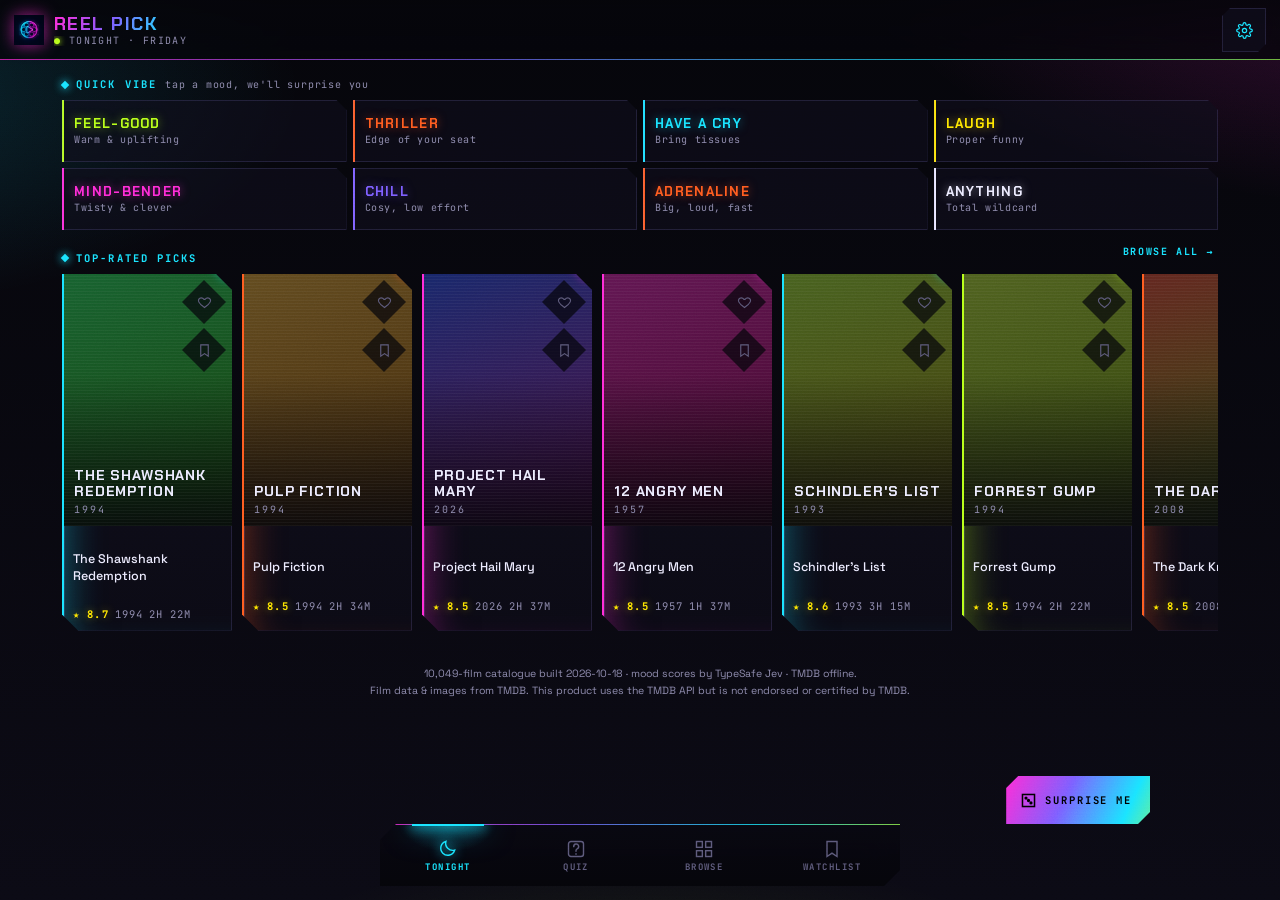
<file: index.html>
<!doctype html><html lang="en-GB"><head><meta charset="utf-8">
<meta name="viewport" content="width=device-width,initial-scale=1,viewport-fit=cover">
<meta name="theme-color" content="#05050a"><meta name="apple-mobile-web-app-capable" content="yes"><meta name="apple-mobile-web-app-status-bar-style" content="default"><meta name="mobile-web-app-capable" content="yes">
<link rel="icon" type="image/png" sizes="192x192" href="icon-192.png"><link rel="manifest" href="manifest.json"><link rel="apple-touch-icon" sizes="180x180" href="icon-180.png"><meta name="apple-mobile-web-app-title" content="REEL//PICK"><link rel="preconnect" href="https://api.themoviedb.org"><link rel="preconnect" href="https://image.tmdb.org">
<title>REEL//PICK · what shall we watch?</title><link rel="stylesheet" href="style.css"></head><body>
<svg width="0" height="0" style="position:absolute" aria-hidden="true">
 <symbol id="i-moon" viewBox="0 0 24 24"><path d="M20 14.5A8.5 8.5 0 0 1 9.5 4 8.5 8.5 0 1 0 20 14.5z"/></symbol>
 <symbol id="i-quiz" viewBox="0 0 24 24"><path d="M9.2 9a3 3 0 1 1 4.3 2.7c-.9.5-1.5 1.2-1.5 2.3v.5M12 18h.01"/><rect x="3" y="3" width="18" height="18" rx="3"/></symbol>
 <symbol id="i-grid" viewBox="0 0 24 24"><rect x="3" y="3" width="7" height="7"/><rect x="14" y="3" width="7" height="7"/><rect x="3" y="14" width="7" height="7"/><rect x="14" y="14" width="7" height="7"/></symbol>
 <symbol id="i-pin" viewBox="0 0 24 24"><path d="M6 3h12v18l-6-4-6 4z"/></symbol>
 <symbol id="i-gear" viewBox="0 0 24 24"><circle cx="12" cy="12" r="3"/><path d="M19.4 15a1.7 1.7 0 0 0 .3 1.8l.1.1a2 2 0 1 1-2.8 2.8l-.1-.1a1.7 1.7 0 0 0-1.8-.3 1.7 1.7 0 0 0-1 1.5V21a2 2 0 1 1-4 0v-.1a1.7 1.7 0 0 0-1.1-1.5 1.7 1.7 0 0 0-1.8.3l-.1.1a2 2 0 1 1-2.8-2.8l.1-.1a1.7 1.7 0 0 0 .3-1.8 1.7 1.7 0 0 0-1.5-1H3a2 2 0 1 1 0-4h.1a1.7 1.7 0 0 0 1.5-1.1 1.7 1.7 0 0 0-.3-1.8l-.1-.1a2 2 0 1 1 2.8-2.8l.1.1a1.7 1.7 0 0 0 1.8.3H9a1.7 1.7 0 0 0 1-1.5V3a2 2 0 1 1 4 0v.1a1.7 1.7 0 0 0 1 1.5 1.7 1.7 0 0 0 1.8-.3l.1-.1a2 2 0 1 1 2.8 2.8l-.1.1a1.7 1.7 0 0 0-.3 1.8V9a1.7 1.7 0 0 0 1.5 1H21a2 2 0 1 1 0 4h-.1a1.7 1.7 0 0 0-1.5 1z"/></symbol>
 <symbol id="i-dice" viewBox="0 0 24 24"><rect x="3.5" y="3.5" width="17" height="17"/><circle cx="8.5" cy="8.5" r="1.2" fill="currentColor"/><circle cx="15.5" cy="15.5" r="1.2" fill="currentColor"/><circle cx="12" cy="12" r="1.2" fill="currentColor"/></symbol>
 <symbol id="i-ext" viewBox="0 0 24 24"><path d="M14 4h6v6M20 4l-9 9M18 14v5a1 1 0 0 1-1 1H5a1 1 0 0 1-1-1V7a1 1 0 0 1 1-1h5"/></symbol>
 <symbol id="i-filter" viewBox="0 0 24 24"><path d="M3 5h18M6 12h12M10 19h4"/></symbol>
</svg>
<header class="top"><div class="brand"><img src="icon-192.png" alt="" width="34" height="34"><div><h1 id="title">Reel Pick</h1><p id="sub" class="sub">what shall we watch?</p></div></div>
<button id="settingsBtn" class="iconbtn" aria-label="Settings"><svg><use href="#i-gear"/></svg></button></header>
<main id="main">
  <section id="view-tonight" class="view active">
    <h2 class="h2">Quick vibe <span class="muted">tap a mood, we'll surprise you</span></h2>
    <div id="quickMoods" class="mood-grid"></div>
    <div class="row-head"><h2 class="h2">Top-rated picks</h2><button class="link" data-goto="browse">Browse all →</button></div>
    <div id="tonightRow" class="hscroll"></div>
  </section>

  <section id="view-quiz" class="view"><div id="quiz" class="quiz panel"></div></section>

  <section id="view-browse" class="view">
    <div class="sticky searchwrap"><input type="search" id="q" class="search" placeholder="Search any film…" autocomplete="off" aria-label="Search films"></div>
    <div class="browse-layout">
      <aside class="filters panel" id="filters">
        <div class="filters-head"><h2 class="h2">Filters</h2><span><button class="link" id="resetFilters">Reset</button> <button class="btn sm mobile-only" id="closeFilters">Done</button></span></div>
        <div class="fgroup"><h3>Source</h3><div class="chips wrap" id="srcChips"><button class="chip" data-src="cat" aria-pressed="true">Scored catalogue</button><button class="chip" data-src="live" aria-pressed="false">All of TMDB · live</button></div></div>
        <div class="fgroup"><h3>Mood</h3><div class="chips wrap" id="fMood"></div></div>
        <div class="fgroup"><h3>Feel <small>drag to set · catalogue only</small></h3><div id="fDims" class="dims"></div></div>
        <div class="fgroup"><h3>Content</h3><div class="chips wrap" id="fFlags"></div></div>
        <div class="fgroup"><h3>Genre <small>any of · this search</small></h3><div class="chips wrap" id="fGenre"></div></div>
        <div class="fgroup" id="fPlexGroup" hidden><h3>Plex <small>your server</small></h3><div id="fPlex"></div></div>
        <div class="fgroup"><h3>Never show <small>saved · tap to exclude</small></h3><div id="fGenrePrefs"></div></div>
        <div class="fgroup"><h3>Runtime</h3><div class="chips wrap" id="fRuntime"></div></div>
        <div class="fgroup"><h3>Era</h3><div class="chips wrap" id="fDecade"></div>
          <div class="range2"><label>From <input type="number" id="yFrom" min="1920" max="2027"></label><label>To <input type="number" id="yTo" min="1920" max="2027"></label></div></div>
        <div class="fgroup"><h3>Min weighted rating <output id="ratingOut">any</output></h3><input type="range" id="minRating" min="6" max="9" step="0.1" value="6" aria-label="Minimum rating"></div>
        <label class="tog"><span>Hide films I've marked seen</span><input type="checkbox" id="hideSeen" checked></label>
      </aside>
      <div class="results-wrap">
        <div class="results-bar">
          <button class="chip mobile-only" id="toggleFilters" aria-pressed="false">Filters</button>
          <span id="resultCount" class="rcount"></span>
          <select id="sort" aria-label="Sort"><option value="match">Best match</option><option value="rating">Highest rated</option><option value="new">Newest</option><option value="old">Oldest</option><option value="short">Shortest</option><option value="az">A–Z</option></select>
        </div>
        <div id="activeChips" class="chips wrap active-chips"></div>
        <div id="results" class="grid"></div>
        <button id="loadMore" class="btn" hidden>Load more</button>
      </div>
    </div>
  </section>

  <section id="view-saved" class="view">
        <p id="savedInfo" class="muted"></p>
    <div id="savedGrid" class="grid"></div>
  </section>
  <footer class="foot muted tiny" id="foot"></footer>
</main>

<div id="modal" class="modal" hidden><div class="modal-backdrop" data-close></div>
  <div class="modal-card" role="dialog" aria-modal="true" aria-labelledby="sheetTitle"><div class="sheet-bar"><span class="grab" aria-hidden="true"></span><span id="sheetTitle" class="sheet-title"></span><button id="sheetClose" class="sheet-close" data-close aria-label="Close">Close</button></div><div id="modalBody"></div></div></div>
<button id="fab" class="fab" aria-label="Surprise me"><svg><use href="#i-dice"/></svg><span>Surprise me</span></button>
<div id="toast" class="toast" role="status"></div>
<nav class="tabs" aria-label="Sections">
 <button data-view="tonight" class="active"><svg><use href="#i-moon"/></svg><span>Tonight</span></button>
 <button data-view="quiz"><svg><use href="#i-quiz"/></svg><span>Quiz</span></button>
 <button data-view="browse"><svg><use href="#i-grid"/></svg><span>Browse</span></button>
 <button data-view="saved"><svg><use href="#i-pin"/></svg><span>Watchlist</span><span id="savedCount" class="nbadge" hidden></span></button>
</nav>
<script src="config.js"></script>
<script src="data.js"></script>
<script src="rules.js"></script>
<script src="reco.js"></script>
<script src="tmdb.js"></script>
<script src="plex.js"></script>
<script src="app.js"></script>
</body></html>
</file>
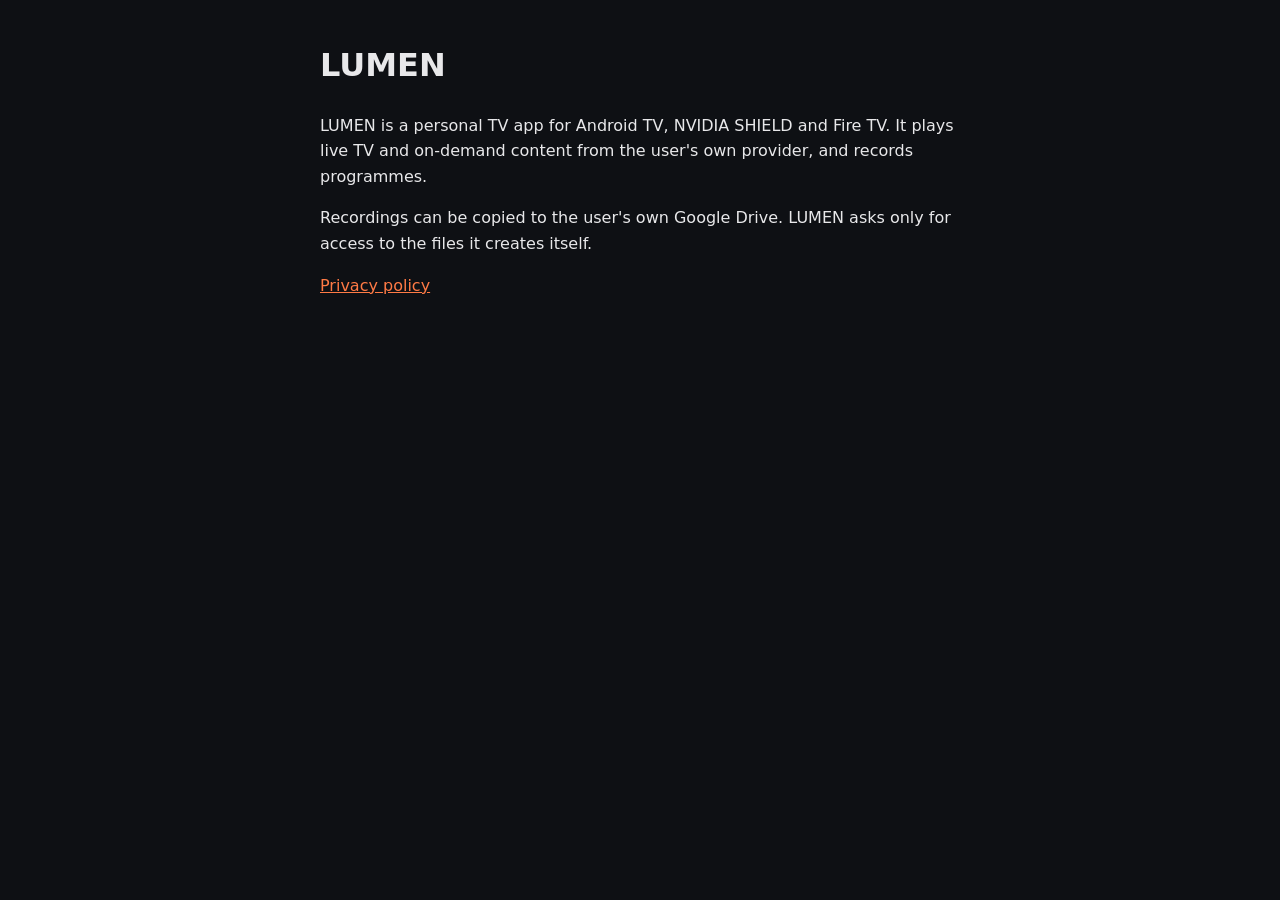
<file: lumen/index.html>
<!doctype html>
<html lang="en"><head><meta charset="utf-8"><meta name="viewport" content="width=device-width,initial-scale=1">
<title>LUMEN</title>
<style>body{font:16px/1.6 system-ui,sans-serif;max-width:640px;margin:40px auto;padding:0 16px;background:#0e1014;color:#e8e8ea}a{color:#ff7a45}</style></head>
<body>
<h1>LUMEN</h1>
<p>LUMEN is a personal TV app for Android TV, NVIDIA SHIELD and Fire TV. It plays live TV and on-demand content from the user's own provider, and records programmes.</p>
<p>Recordings can be copied to the user's own Google Drive. LUMEN asks only for access to the files it creates itself.</p>
<p><a href="privacy.html">Privacy policy</a></p>
</body></html>
</file>
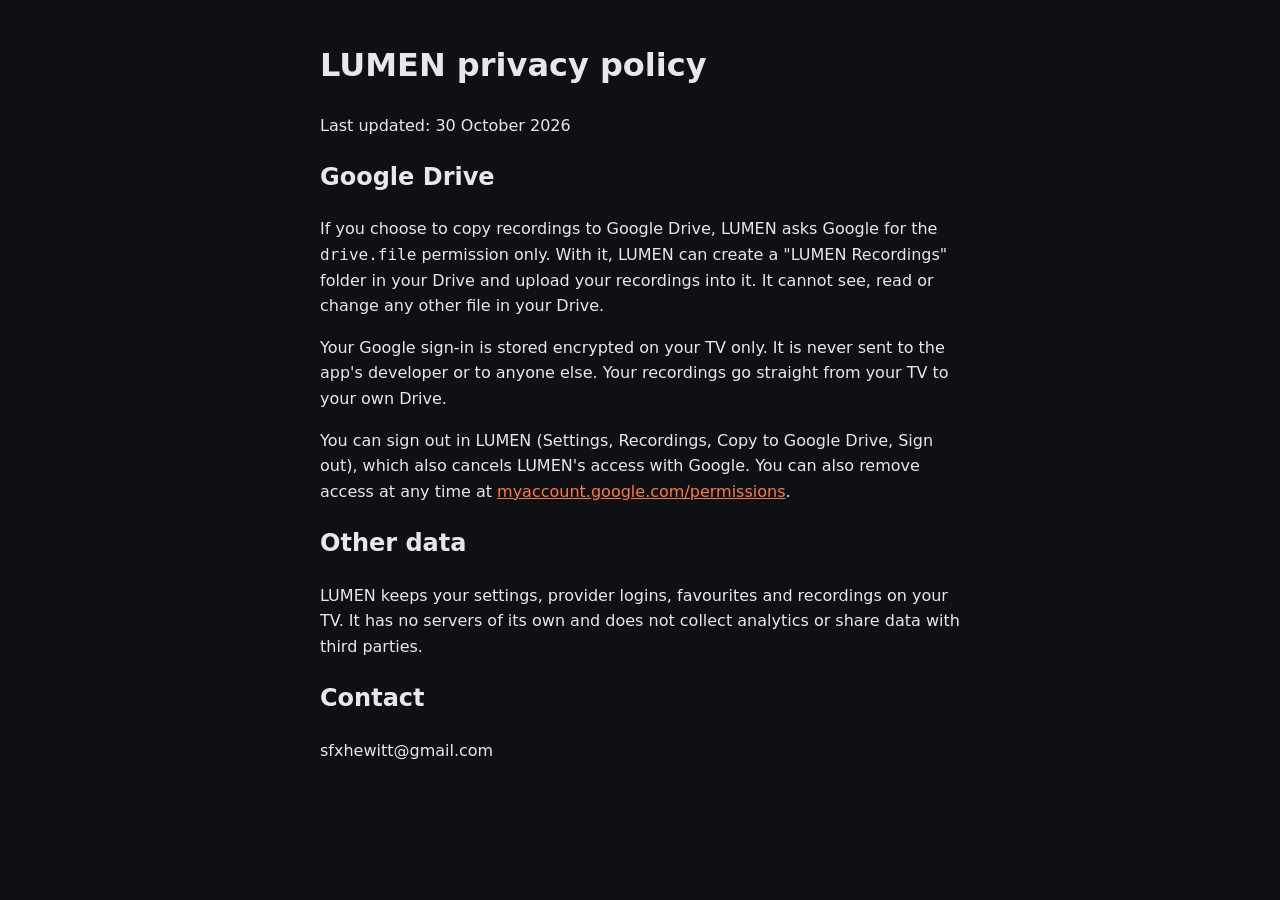
<file: lumen/privacy.html>
<!doctype html>
<html lang="en"><head><meta charset="utf-8"><meta name="viewport" content="width=device-width,initial-scale=1">
<title>LUMEN privacy policy</title>
<style>body{font:16px/1.6 system-ui,sans-serif;max-width:640px;margin:40px auto;padding:0 16px;background:#0e1014;color:#e8e8ea}a{color:#ff7a45}</style></head>
<body>
<h1>LUMEN privacy policy</h1>
<p>Last updated: 30 October 2026</p>
<h2>Google Drive</h2>
<p>If you choose to copy recordings to Google Drive, LUMEN asks Google for the <code>drive.file</code> permission only. With it, LUMEN can create a "LUMEN Recordings" folder in your Drive and upload your recordings into it. It cannot see, read or change any other file in your Drive.</p>
<p>Your Google sign-in is stored encrypted on your TV only. It is never sent to the app's developer or to anyone else. Your recordings go straight from your TV to your own Drive.</p>
<p>You can sign out in LUMEN (Settings, Recordings, Copy to Google Drive, Sign out), which also cancels LUMEN's access with Google. You can also remove access at any time at <a href="https://myaccount.google.com/permissions">myaccount.google.com/permissions</a>.</p>
<h2>Other data</h2>
<p>LUMEN keeps your settings, provider logins, favourites and recordings on your TV. It has no servers of its own and does not collect analytics or share data with third parties.</p>
<h2>Contact</h2>
<p>sfxhewitt@gmail.com</p>
</body></html>
</file>
<file: style.css>
/* ===== REEL//PICK on the TCG//SCAN theme: neon HUD + holo foil (base copied verbatim from tcg-stock-finder/frontend/style.css) ===== */
@font-face{font-family:Mono;src:url(fonts/jetbrains-mono-latin-400-normal.woff2) format("woff2");font-weight:400;font-display:swap}
@font-face{font-family:Mono;src:url(fonts/jetbrains-mono-latin-700-normal.woff2) format("woff2");font-weight:700;font-display:swap}
@font-face{font-family:Disp;src:url(fonts/chakra-petch-latin-500-normal.woff2) format("woff2");font-weight:500;font-display:swap}
@font-face{font-family:Disp;src:url(fonts/chakra-petch-latin-700-normal.woff2) format("woff2");font-weight:700;font-display:swap}
@font-face{font-family:Body;src:url(fonts/space-grotesk-latin-400-normal.woff2) format("woff2");font-weight:400;font-display:swap}
@font-face{font-family:Body;src:url(fonts/space-grotesk-latin-500-normal.woff2) format("woff2");font-weight:500 700;font-display:swap}
:root{
 --void:#05050a;--deep:#0b0a14;--plate:#0f0e1b;--line:rgba(160,150,255,.14);--txt:#ecebff;--mut:#8a87a8;--dim:#5b5878;
 /* energy types */
 --grass:#b6ff1a;   /* fair price */
 --psychic:#ff2bd6; /* overpriced */
 --water:#19e3ff;   /* info / links / active */
 --electric:#ffe600;/* stock / buy */
 --fire:#ff5a1f;    /* hot / blocked */
 --holo:linear-gradient(115deg,#ff2bd6 0%,#7a5cff 18%,#19e3ff 36%,#b6ff1a 54%,#ffe600 70%,#ff5a1f 86%,#ff2bd6 100%);
 --cut:10px;--top:env(safe-area-inset-top,0px);--bot:env(safe-area-inset-bottom,0px);--navh:62px;
 --mono:Mono,ui-monospace,"SF Mono",Menlo,monospace;--disp:Disp,"Arial Narrow",system-ui,sans-serif;--body:Body,system-ui,-apple-system,sans-serif}
*{box-sizing:border-box;-webkit-tap-highlight-color:transparent}html{-webkit-text-size-adjust:100%}
body{margin:0;background:var(--void);color:var(--txt);font:400 13.5px/1.5 var(--body);overflow-x:hidden;min-height:100dvh;
 padding-bottom:calc(var(--navh) + var(--bot) + 80px);
 background-image:radial-gradient(60% 40% at 110% -5%,rgba(255,43,214,.20),transparent 70%),radial-gradient(55% 35% at -15% 10%,rgba(25,227,255,.16),transparent 70%),radial-gradient(50% 30% at 50% 115%,rgba(182,255,26,.10),transparent 70%),linear-gradient(var(--void),var(--deep));background-attachment:fixed}
/* scanlines + grain */
body::before{content:"";position:fixed;inset:0;pointer-events:none;z-index:100;opacity:.55;mix-blend-mode:overlay;
 background:repeating-linear-gradient(0deg,rgba(255,255,255,.035) 0 1px,transparent 1px 3px),url("data:image/svg+xml,%3Csvg xmlns='http://www.w3.org/2000/svg' width='160' height='160'%3E%3Cfilter id='n'%3E%3CfeTurbulence type='fractalNoise' baseFrequency='.9' numOctaves='2' stitchTiles='stitch'/%3E%3CfeColorMatrix values='0 0 0 0 1 0 0 0 0 1 0 0 0 0 1 0 0 0 .5 0'/%3E%3C/filter%3E%3Crect width='100%25' height='100%25' filter='url(%23n)' opacity='.35'/%3E%3C/svg%3E")}
/* perspective grid floor */
body::after{content:"";position:fixed;left:-20%;right:-20%;bottom:-10vh;height:45vh;pointer-events:none;z-index:-1;opacity:.35;
 background:linear-gradient(transparent 0,var(--void) 95%),repeating-linear-gradient(90deg,rgba(122,92,255,.35) 0 1px,transparent 1px 48px),repeating-linear-gradient(0deg,rgba(122,92,255,.35) 0 1px,transparent 1px 48px);
 transform:perspective(300px) rotateX(62deg);transform-origin:bottom}
svg{width:20px;height:20px;fill:none;stroke:currentColor;stroke-width:1.7;stroke-linecap:square;stroke-linejoin:miter;flex:none}
button{font:inherit;color:inherit}a{color:var(--water);text-decoration:none}
::selection{background:var(--psychic);color:#000}
.cut{clip-path:polygon(var(--cut) 0,100% 0,100% calc(100% - var(--cut)),calc(100% - var(--cut)) 100%,0 100%,0 var(--cut))}

/* ---------- header ---------- */
.top{position:sticky;top:0;z-index:20;display:flex;align-items:center;justify-content:space-between;gap:12px;
 padding:calc(8px + var(--top)) max(14px,env(safe-area-inset-right)) 8px max(14px,env(safe-area-inset-left));
 background:linear-gradient(rgba(5,5,10,.92),rgba(5,5,10,.78));backdrop-filter:blur(14px) saturate(1.5);-webkit-backdrop-filter:blur(14px) saturate(1.5)}
.top::after{content:"";position:absolute;left:0;right:0;bottom:0;height:1px;background:var(--holo);opacity:.7;background-size:200% 100%;animation:slide 8s linear infinite}
.brand{display:flex;align-items:center;gap:10px;min-width:0}.brand img{width:30px;height:30px;filter:drop-shadow(0 0 8px rgba(255,43,214,.6))}
h1{margin:0;font:700 18px/1 var(--disp);letter-spacing:.08em;text-transform:uppercase;background:var(--holo);background-size:250% 100%;-webkit-background-clip:text;background-clip:text;color:transparent;animation:slide 10s linear infinite}
.sub{margin:3px 0 0;font:400 10px/1 var(--mono);letter-spacing:.14em;text-transform:uppercase;color:var(--mut);white-space:nowrap;overflow:hidden;text-overflow:ellipsis}
.sub::before{content:"● ";color:var(--grass);text-shadow:0 0 6px var(--grass);animation:blink 2.4s steps(2) infinite}
.iconbtn{position:relative;width:44px;height:44px;border:1px solid var(--line);background:rgba(15,14,27,.7);display:grid;place-items:center;cursor:pointer;clip-path:polygon(8px 0,100% 0,100% calc(100% - 8px),calc(100% - 8px) 100%,0 100%,0 8px);color:var(--water)}

main{width:100%;max-width:620px;margin:0 auto;padding:0 max(12px,env(safe-area-inset-left)) 0 max(12px,env(safe-area-inset-right));transition:transform .2s}
@keyframes boot{0%{opacity:0;transform:translateY(8px);filter:blur(3px)}60%{opacity:1;filter:blur(0)}100%{transform:none}}
@keyframes slide{to{background-position:250% 0}}@keyframes blink{50%{opacity:.25}}
/* ---------- chips: angular segmented HUD ---------- */
.sticky{position:sticky;top:calc(58px + var(--top));z-index:10;margin:0 -12px;padding:10px 12px;background:linear-gradient(var(--void) 70%,transparent)}
.chips{display:flex;gap:6px;overflow-x:auto;scrollbar-width:none}.chips::-webkit-scrollbar{display:none}
.chip{flex:none;min-height:44px;padding:0 14px;border:1px solid var(--line);background:rgba(15,14,27,.75);color:var(--mut);cursor:pointer;
 font:700 10.5px/1 var(--mono);letter-spacing:.14em;text-transform:uppercase;clip-path:polygon(8px 0,100% 0,calc(100% - 8px) 100%,0 100%);padding-inline:18px;transition:color .15s,background .15s,transform .1s}
.chip[aria-pressed=true]{color:#000;background:var(--water);border-color:var(--water);box-shadow:0 0 18px rgba(25,227,255,.5)}
.chip:active{transform:translateY(1px)}
/* ---------- summary HUD ---------- */
.summary{display:grid;grid-template-columns:repeat(3,1fr);gap:6px;margin:4px 0 14px}
.stat{position:relative;padding:10px 10px 9px;background:rgba(15,14,27,.6);border:1px solid var(--line);clip-path:polygon(0 0,calc(100% - 9px) 0,100% 9px,100% 100%,0 100%)}
.stat b{display:block;font:700 20px/1.1 var(--mono);color:var(--grass);text-shadow:0 0 12px rgba(182,255,26,.55)}
.stat:nth-child(2) b{color:var(--water);text-shadow:0 0 12px rgba(25,227,255,.55)}.stat:nth-child(3) b{color:var(--electric);text-shadow:0 0 12px rgba(255,230,0,.45)}
.stat span{font:400 9.5px/1.2 var(--mono);letter-spacing:.14em;text-transform:uppercase;color:var(--mut)}
.stat::after{content:"";position:absolute;left:0;top:0;width:18px;height:1px;background:currentColor;color:var(--water)}
.grid{display:grid;gap:10px}
.deal{--c:var(--grass);position:relative;display:grid;gap:9px;padding:13px 13px 12px 15px;
 background:linear-gradient(135deg,rgba(255,255,255,.035),transparent 40%) ,linear-gradient(var(--plate),var(--deep));
 clip-path:polygon(0 0,calc(100% - 16px) 0,100% 16px,100% 100%,16px 100%,0 calc(100% - 16px));
 border-left:2px solid var(--c);box-shadow:inset 0 0 0 1px var(--line),inset 30px 0 40px -30px color-mix(in srgb,var(--c) 40%,transparent)}
.deal.over{--c:var(--psychic);opacity:.86}
.deal.over .t{color:#cfc9e6}
.deal::after{content:"";position:absolute;right:0;top:0;width:23px;height:1.5px;background:var(--c);transform-origin:right;transform:rotate(45deg) translate(1px,7px);box-shadow:0 0 8px var(--c)}
.deal .t{font:500 13.5px/1.35 var(--body);display:-webkit-box;-webkit-line-clamp:2;-webkit-box-orient:vertical;overflow:hidden;padding-right:10px}
.meta{display:flex;flex-wrap:wrap;gap:6px;align-items:center;font:400 10.5px/1.2 var(--mono);letter-spacing:.1em;text-transform:uppercase;color:var(--mut)}
.badge{display:inline-flex;align-items:center;gap:5px;height:20px;padding:0 7px;font:700 9.5px/1 var(--mono);letter-spacing:.12em;text-transform:uppercase;color:var(--mut);border:1px solid var(--line);background:rgba(255,255,255,.02)}
.badge.ok{color:var(--grass);border-color:rgba(182,255,26,.4);background:rgba(182,255,26,.07);text-shadow:0 0 8px rgba(182,255,26,.6)}
.badge.bad{color:var(--psychic);border-color:rgba(255,43,214,.45);background:rgba(255,43,214,.08);text-shadow:0 0 8px rgba(255,43,214,.6)}
.badge.warn{color:var(--electric);border-color:rgba(255,230,0,.35);background:rgba(255,230,0,.06)}
.badge.ok::before,.badge.bad::before,.badge.warn::before{content:"";width:5px;height:5px;background:currentColor;box-shadow:0 0 6px currentColor}
.prow{display:flex;align-items:flex-end;justify-content:space-between;gap:10px}
.price{font:700 22px/1 var(--mono);letter-spacing:-.02em;color:#fff}
.pct{margin-top:4px;font:700 10.5px/1 var(--mono);letter-spacing:.08em}.pct.ok{color:var(--grass);text-shadow:0 0 8px rgba(182,255,26,.7)}.pct.bad{color:var(--psychic);text-shadow:0 0 8px rgba(255,43,214,.7)}
.capline{font:400 10.5px/1.6 var(--mono);letter-spacing:.06em;color:var(--mut);text-align:right;text-transform:uppercase}.capline b{color:var(--txt)}
.buy{position:relative;display:flex;align-items:center;justify-content:center;gap:8px;min-height:44px;font:700 11px/1 var(--mono);letter-spacing:.18em;text-transform:uppercase;
 color:#000;background:var(--grass);clip-path:polygon(10px 0,100% 0,100% calc(100% - 10px),calc(100% - 10px) 100%,0 100%,0 10px);box-shadow:0 0 22px rgba(182,255,26,.45);transition:transform .1s,filter .2s}
.buy::before{content:"";position:absolute;inset:0;background:linear-gradient(100deg,transparent 30%,rgba(255,255,255,.55) 50%,transparent 70%);background-size:250% 100%;animation:slide 2.6s linear infinite;mix-blend-mode:overlay}
.buy.ghost{color:var(--water);background:rgba(25,227,255,.06);box-shadow:inset 0 0 0 1px rgba(25,227,255,.35)}.buy.ghost::before{display:none}
.buy svg{width:15px;height:15px}.buy:active{transform:scale(.985);filter:brightness(1.2)}
@keyframes foil{0%{background-position:0% 30%;opacity:.12}50%{opacity:.24}100%{background-position:100% 70%;opacity:.14}}
/* ---------- panels ---------- */
.panel{position:relative;margin:12px 0;padding:12px 14px;background:rgba(15,14,27,.65);box-shadow:inset 0 0 0 1px var(--line);clip-path:polygon(0 0,calc(100% - 12px) 0,100% 12px,100% 100%,12px 100%,0 calc(100% - 12px))}
summary{min-height:44px;display:flex;align-items:center;gap:8px;cursor:pointer;list-style:none;font:700 11px/1 var(--mono);letter-spacing:.16em;text-transform:uppercase}summary::-webkit-details-marker{display:none}
summary::after{content:"+";margin-left:auto;color:var(--water);font-size:16px;transition:transform .2s}details[open] summary::after{transform:rotate(45deg)}
.rrow{display:grid;grid-template-columns:1fr auto;gap:4px 10px;padding:10px 0;border-top:1px dashed var(--line)}.rrow b{font:500 13px var(--disp);letter-spacing:.06em;text-transform:uppercase}.rrow .muted{grid-column:1/-1;font-size:11.5px}
.muted{color:var(--mut);font:400 11.5px/1.5 var(--body);letter-spacing:0;text-transform:none}
.h2{margin:18px 0 9px;font:700 10.5px/1 var(--mono);letter-spacing:.2em;text-transform:uppercase;color:var(--water);display:flex;align-items:center;gap:8px}
.h2::before{content:"";width:6px;height:6px;background:var(--water);box-shadow:0 0 8px var(--water);transform:rotate(45deg)}
.panel .h2{margin-top:4px}
.empty{padding:26px 16px;text-align:center;color:var(--mut);font:400 11px/1.7 var(--mono);letter-spacing:.08em;text-transform:uppercase;border:1px dashed rgba(25,227,255,.25);background:rgba(25,227,255,.03)}
.cat{display:flex;align-items:center;justify-content:space-between;gap:10px;padding:8px 8px 8px 12px;background:rgba(15,14,27,.55);box-shadow:inset 0 0 0 1px var(--line);clip-path:polygon(0 0,calc(100% - 10px) 0,100% 10px,100% 100%,0 100%)}
.cat .t{font:500 13px/1.3 var(--body)}.cat .muted{font:400 10.5px/1.5 var(--mono);letter-spacing:.04em}
.starbtn{flex:none;width:44px;height:44px;display:grid;place-items:center;cursor:pointer;color:var(--dim);border:0;background:rgba(255,255,255,.03);clip-path:polygon(50% 0,100% 50%,50% 100%,0 50%);transition:.2s}
.starbtn svg{width:17px;height:17px}.starbtn.on{color:var(--electric);background:rgba(255,230,0,.12);filter:drop-shadow(0 0 6px rgba(255,230,0,.6))}.starbtn.on svg{fill:currentColor}
.search,input,textarea{width:100%;min-height:44px;padding:11px 12px;color:var(--txt);background:rgba(5,5,10,.7);border:1px solid var(--line);border-radius:0;font:400 13px/1.4 var(--mono);outline:none;transition:border-color .2s,box-shadow .2s}
.search:focus,input:focus,textarea:focus{border-color:var(--water);box-shadow:0 0 0 1px var(--water),0 0 16px rgba(25,227,255,.25)}
input::placeholder,textarea::placeholder{color:var(--dim)}
.form{display:grid;gap:8px;margin-top:6px}
.big{font:700 30px/1 var(--mono);color:var(--grass);text-shadow:0 0 18px rgba(182,255,26,.55)}.big #thVal{font-size:40px}
input[type=range]{-webkit-appearance:none;appearance:none;min-height:44px;padding:0;border:0;background:transparent;box-shadow:none}
input[type=range]::-webkit-slider-runnable-track{height:3px;background:linear-gradient(90deg,var(--grass),var(--electric) 50%,var(--psychic))}
input[type=range]::-webkit-slider-thumb{-webkit-appearance:none;width:22px;height:22px;margin-top:-9.5px;background:#fff;clip-path:polygon(50% 0,100% 50%,50% 100%,0 50%);box-shadow:0 0 12px #fff}
input[type=range]::-moz-range-track{height:3px;background:linear-gradient(90deg,var(--grass),var(--electric) 50%,var(--psychic))}
input[type=range]::-moz-range-thumb{width:18px;height:18px;border:0;background:#fff;border-radius:0;transform:rotate(45deg)}
.tog{display:flex;align-items:center;justify-content:space-between;gap:10px;min-height:46px;border-top:1px dashed var(--line);font:500 12.5px var(--body)}.tog:first-child{border-top:0}
.tog input{appearance:none;-webkit-appearance:none;flex:none;width:46px;height:22px;min-height:0;padding:0;position:relative;cursor:pointer;background:rgba(255,255,255,.05);border:1px solid var(--line);clip-path:polygon(6px 0,100% 0,calc(100% - 6px) 100%,0 100%)}
.tog input::after{content:"";position:absolute;top:3px;left:5px;width:14px;height:14px;background:var(--dim);transition:.2s}
.tog input:checked{border-color:var(--grass);background:rgba(182,255,26,.12)}.tog input:checked::after{left:25px;background:var(--grass);box-shadow:0 0 10px var(--grass)}
/* tog label needs 44px target: whole row is the label */
.btn{width:100%;min-height:44px;margin-top:10px;padding:0 16px;cursor:pointer;border:0;color:var(--water);background:rgba(25,227,255,.07);box-shadow:inset 0 0 0 1px rgba(25,227,255,.4);font:700 10.5px/1 var(--mono);letter-spacing:.18em;text-transform:uppercase;clip-path:polygon(10px 0,100% 0,100% calc(100% - 10px),calc(100% - 10px) 100%,0 100%,0 10px)}
.btn.primary{color:#000;background:var(--holo);background-size:250% 100%;box-shadow:none;animation:slide 6s linear infinite}
.savebar{position:sticky;bottom:calc(var(--navh) + var(--bot) + 10px);z-index:5}
/* ---------- FAB, PTR, toast ---------- */
.fab{position:fixed;z-index:25;right:max(14px,env(safe-area-inset-right));bottom:calc(var(--navh) + var(--bot) + 14px);height:48px;padding:0 18px 0 14px;border:0;cursor:pointer;display:flex;align-items:center;gap:8px;
 color:#000;background:var(--holo);background-size:250% 100%;animation:slide 5s linear infinite;font:700 10.5px/1 var(--mono);letter-spacing:.18em;text-transform:uppercase;
 clip-path:polygon(12px 0,100% 0,100% calc(100% - 12px),calc(100% - 12px) 100%,0 100%,0 12px);filter:drop-shadow(0 0 14px rgba(255,43,214,.55));transition:transform .25s}
.fab svg{width:17px;height:17px;stroke-width:2.2}.fab.hide{transform:translateY(160px)}.fab:active{transform:scale(.96)}
.fab.busy svg,.ptr.busy svg{animation:spin .9s linear infinite}@keyframes spin{to{transform:rotate(360deg)}}
.ptr{position:fixed;left:0;right:0;top:calc(62px + var(--top));z-index:15;display:flex;justify-content:center;align-items:center;gap:8px;opacity:0;transform:translateY(-30px);pointer-events:none;color:var(--water);font:700 10px var(--mono);letter-spacing:.18em;text-transform:uppercase;text-shadow:0 0 8px var(--water)}
.ptr.show{opacity:1}.ptr svg{width:16px;height:16px}
.toast{position:fixed;left:50%;bottom:calc(var(--navh) + var(--bot) + 76px);z-index:40;max-width:calc(100% - 28px);transform:translate(-50%,16px);opacity:0;pointer-events:none;transition:.25s;
 padding:10px 14px;color:var(--grass);background:rgba(5,5,10,.94);box-shadow:inset 0 0 0 1px rgba(182,255,26,.45),0 0 24px rgba(182,255,26,.2);font:400 11px/1.4 var(--mono);letter-spacing:.06em}
.toast::before{content:"> "}.toast.show{opacity:1;transform:translate(-50%,0)}
/* ---------- bottom nav ---------- */
.tabs{position:fixed;z-index:30;left:0;right:0;bottom:0;display:grid;grid-template-columns:repeat(5,1fr);height:calc(var(--navh) + var(--bot));
 padding:0 max(4px,env(safe-area-inset-right)) var(--bot) max(4px,env(safe-area-inset-left));background:linear-gradient(rgba(8,7,16,.86),rgba(5,5,10,.97));backdrop-filter:blur(18px) saturate(1.6);-webkit-backdrop-filter:blur(18px) saturate(1.6)}
.tabs::before{content:"";position:absolute;left:0;right:0;top:0;height:1px;background:var(--holo);background-size:200% 100%;animation:slide 8s linear infinite;opacity:.8}
.tabs button{position:relative;min-height:54px;border:0;background:none;cursor:pointer;display:flex;flex-direction:column;align-items:center;justify-content:center;gap:4px;color:var(--dim);font:700 9px/1 var(--mono);letter-spacing:.16em;text-transform:uppercase;transition:color .2s}
.tabs button svg{width:20px;height:20px;transition:transform .2s,filter .2s}
.tabs button.active{color:var(--water)}.tabs button.active svg{transform:translateY(-1px);filter:drop-shadow(0 0 6px var(--water))}
.tabs button.active::before{content:"";position:absolute;top:0;left:22%;right:22%;height:2px;background:var(--water);box-shadow:0 0 12px 1px var(--water),0 0 30px 2px rgba(25,227,255,.5)}
.tabs button.active::after{content:"";position:absolute;top:2px;left:15%;right:15%;height:26px;background:radial-gradient(50% 100% at 50% 0,rgba(25,227,255,.22),transparent);pointer-events:none}

@media (min-width:900px){
 body{font-size:14px}main{max-width:1060px}.grid{grid-template-columns:1fr 1fr}
 .tabs{left:50%;right:auto;bottom:14px;width:520px;height:var(--navh);transform:translateX(-50%);clip-path:polygon(16px 0,100% 0,100% calc(100% - 16px),calc(100% - 16px) 100%,0 100%,0 16px)}
 .fab{right:calc(50% - 510px)}#settings{max-width:620px;margin:0 auto}}
@media (prefers-reduced-motion:reduce){*,*::before,*::after{animation:none!important;transition:none!important}}

/* =================== REEL//PICK components, built from the TCG primitives above =================== */
.tabs{grid-template-columns:repeat(4,1fr)}
.nbadge{position:absolute;top:6px;left:calc(50% + 8px);min-width:16px;height:16px;padding:0 4px;background:var(--psychic);color:#000;font:700 10px/16px var(--mono);text-align:center;box-shadow:0 0 10px var(--psychic)}.nbadge[hidden]{display:none}
.view{display:none}.view.active{display:block;animation:boot .35s cubic-bezier(.2,.8,.2,1)}
.tiny{font-size:10.5px}small{color:var(--mut);font:400 9.5px var(--mono);letter-spacing:.1em}
.link{background:none;border:0;cursor:pointer;color:var(--water);font:700 10px/1 var(--mono);letter-spacing:.16em;text-transform:uppercase;min-height:44px;padding:0 4px}
.row-head{display:flex;align-items:center;justify-content:space-between;gap:10px}.row-head .h2{margin:18px 0 6px}
.h2 .muted{font:400 10px var(--mono);letter-spacing:.08em;text-transform:none}
.chips.wrap{flex-wrap:wrap;overflow:visible}
.chip.svc[aria-pressed=true]{background:var(--svc);border-color:var(--svc);color:#000;box-shadow:0 0 16px color-mix(in srgb,var(--svc) 60%,transparent)}
.btn{width:auto;display:inline-flex;align-items:center;justify-content:center;gap:8px}.btn svg{width:15px;height:15px}
.btn.on{color:#000;background:var(--water);box-shadow:0 0 16px rgba(25,227,255,.45)}
.btn.sm{margin-top:0}
.buy{display:inline-flex;padding:0 18px;cursor:pointer;border:0}
.iconbtn.on{color:#000;background:var(--water)}.iconbtn.on.fav{background:var(--psychic)}.iconbtn.on.bad{background:var(--fire)}
.iconbtn svg{width:17px;height:17px}

/* posters: neon generated art underneath, TMDB image on top */
.poster{position:relative;aspect-ratio:2/3;overflow:hidden;width:100%;background:linear-gradient(160deg,color-mix(in srgb,var(--p1) 35%,var(--plate)),color-mix(in srgb,var(--p2) 25%,var(--void)))}
.poster img{position:absolute;inset:0;width:100%;height:100%;object-fit:cover}
.poster .art{position:absolute;inset:0;display:flex;flex-direction:column;justify-content:flex-end;padding:10px;
 background:repeating-linear-gradient(0deg,rgba(255,255,255,.04) 0 1px,transparent 1px 3px),linear-gradient(transparent 40%,rgba(5,5,10,.85))}
.poster .ptitle{font:700 14px/1.1 var(--disp);letter-spacing:.06em;text-transform:uppercase}.poster .pyear{font:400 10px var(--mono);letter-spacing:.2em;color:var(--mut);margin-top:4px}

/* film cards = TCG deal cards with a poster */
.grid{grid-template-columns:repeat(2,minmax(0,1fr))}
.card.deal{gap:0;padding:0;border-left:2px solid var(--c);overflow:hidden}
.card .poster{cursor:pointer}
.card .body{display:grid;gap:7px;padding:10px 11px 12px 12px;align-content:start}
.card .t{cursor:pointer;padding-right:0}
.card .tags{display:flex;flex-wrap:wrap;gap:4px}
.card .syn{margin:0;font:400 12px/1.45 var(--body);color:#c7c4e0;display:-webkit-box;-webkit-line-clamp:3;-webkit-box-orient:vertical;overflow:hidden}
.reason{font:400 10.5px/1.5 var(--mono);color:var(--grass);letter-spacing:.02em}
.badges{display:flex;flex-wrap:wrap;gap:4px}
.badge.svc{color:var(--txt);border-color:color-mix(in srgb,var(--svc) 55%,transparent)}.badge.svc::before{content:"";width:5px;height:5px;background:var(--svc);box-shadow:0 0 6px var(--svc)}
.badge.svc.ok{color:#000;background:var(--svc);text-shadow:none}.badge.svc.ok::before{background:#000;box-shadow:none}
.badge.live{color:var(--water);border-color:rgba(25,227,255,.4)}
.badge.mtag{color:var(--mc);border-color:color-mix(in srgb,var(--mc) 45%,transparent)}
.meta .star{color:var(--electric);font-weight:700;text-shadow:0 0 8px rgba(255,230,0,.45)}
.card .tools{position:absolute;top:6px;right:6px;z-index:3;display:flex;gap:4px}
.starbtn{background:rgba(5,5,10,.72)}.starbtn svg{width:15px;height:15px;fill:none;stroke:currentColor;stroke-width:1.8}
.starbtn.on svg{fill:currentColor}.starbtn.on.fav{color:var(--psychic);background:rgba(255,43,214,.15);filter:drop-shadow(0 0 6px rgba(255,43,214,.6))}
.matchpill{position:absolute;top:8px;left:8px;z-index:3;padding:4px 7px;font:700 9.5px/1 var(--mono);letter-spacing:.12em;text-transform:uppercase;color:#000;background:var(--grass);box-shadow:0 0 12px rgba(182,255,26,.5)}
.card.mini .body{padding:8px 9px 10px}.card.mini .t{font-size:12.5px}
.card.gone{display:none}
#results>.card:first-child::before{content:"";position:absolute;inset:0;pointer-events:none;z-index:2;background:var(--holo);background-size:300% 300%;opacity:.16;mix-blend-mode:screen;animation:foil 7s ease-in-out infinite alternate}
.hscroll{display:grid;grid-auto-flow:column;grid-auto-columns:150px;gap:10px;overflow-x:auto;padding-bottom:8px;scroll-snap-type:x mandatory;scrollbar-width:none}.hscroll::-webkit-scrollbar{display:none}.hscroll>*{scroll-snap-align:start}

/* hero */
.hero{position:relative;margin-top:12px;display:grid;grid-template-columns:120px 1fr;gap:14px;padding:14px;overflow:hidden;isolation:isolate;
 background:linear-gradient(var(--plate),var(--deep));box-shadow:inset 0 0 0 1px var(--line);clip-path:polygon(0 0,calc(100% - 18px) 0,100% 18px,100% 100%,18px 100%,0 calc(100% - 18px))}
.hero::before{content:"";position:absolute;inset:0;z-index:-1;background:var(--holo);background-size:300% 300%;opacity:.12;mix-blend-mode:screen;animation:foil 7s ease-in-out infinite alternate}
.hero-bg{position:absolute;inset:-20px;z-index:-2;background-size:cover;background-position:center;filter:blur(30px) saturate(1.4);opacity:.28}
.hero .empty{grid-column:1/-1}
.eyebrow{font:700 9.5px/1 var(--mono);letter-spacing:.2em;text-transform:uppercase;background:var(--holo);background-size:200% 100%;-webkit-background-clip:text;background-clip:text;color:transparent;animation:slide 4s linear infinite}
.hero-t{margin:6px 0 8px;font:700 clamp(20px,4vw,32px)/1.05 var(--disp);letter-spacing:.04em;text-transform:uppercase}
.hero .syn{margin:8px 0;color:#d4d1ec;display:-webkit-box;-webkit-line-clamp:4;-webkit-box-orient:vertical;overflow:hidden}
.why{margin:10px 0;padding:9px 11px;font:400 11px/1.55 var(--mono);color:var(--txt);background:rgba(182,255,26,.05);box-shadow:inset 2px 0 0 var(--grass)}.why b{color:var(--grass);font-weight:700}
.actions{display:flex;flex-wrap:wrap;gap:8px;margin-top:10px}.actions .btn{margin-top:0}

/* quick moods */
.mood-grid{display:grid;grid-template-columns:repeat(2,1fr);gap:6px}
.mood{position:relative;min-height:62px;display:flex;flex-direction:column;justify-content:center;gap:4px;padding:10px 12px;text-align:left;cursor:pointer;border:0;
 background:rgba(15,14,27,.6);box-shadow:inset 0 0 0 1px var(--line),inset 2px 0 0 var(--mc);clip-path:polygon(0 0,calc(100% - 10px) 0,100% 10px,100% 100%,0 100%);transition:background .15s,transform .1s}
.mood .l{font:700 13px/1 var(--disp);letter-spacing:.1em;text-transform:uppercase;color:var(--mc);text-shadow:0 0 10px color-mix(in srgb,var(--mc) 50%,transparent)}
.mood .s{font:400 10px/1.2 var(--mono);letter-spacing:.06em;color:var(--mut)}
.mood:active{transform:translateY(1px)}.mood:hover{background:rgba(25,227,255,.05)}

/* browse */
.browse-layout{display:block}
.filters h3{margin:0 0 8px;font:700 10px/1 var(--mono);letter-spacing:.18em;text-transform:uppercase;color:var(--mut);display:flex;justify-content:space-between;gap:8px}
.filters h3 small{letter-spacing:.06em;text-transform:none}
.filters-head{display:flex;justify-content:space-between;align-items:center}.filters-head .h2{margin:4px 0}
.fgroup{margin-top:14px}
.range2{display:flex;gap:8px;margin-top:8px}.range2 label{flex:1;font:400 10px var(--mono);letter-spacing:.12em;text-transform:uppercase;color:var(--mut);display:grid;gap:4px}
output{font:700 11px var(--mono);color:var(--grass);letter-spacing:.04em;text-transform:none}
.dims{display:grid;gap:4px}.dim{padding:4px 0;border-top:1px dashed var(--line)}.dim:first-child{border-top:0}
.dimh{display:flex;justify-content:space-between;font:500 12px var(--body)}.dimx{display:flex;justify-content:space-between;align-items:center;font:400 9.5px var(--mono);letter-spacing:.08em;text-transform:uppercase;color:var(--dim)}
.dimx .link{min-height:28px;font-size:9px}
.dim input[type=range]{min-height:30px}.dim input[type=range]:not(.set){opacity:.45}
.results-bar{display:flex;align-items:center;gap:8px;flex-wrap:wrap;margin:6px 0 8px}
.rcount{margin-right:auto;font:700 10.5px/1 var(--mono);letter-spacing:.14em;text-transform:uppercase;color:var(--water)}
select{min-height:44px;padding:0 12px;color:var(--txt);background:rgba(5,5,10,.7);border:1px solid var(--line);border-radius:0;font:700 10.5px var(--mono);letter-spacing:.1em;text-transform:uppercase}
.active-chips{margin-bottom:10px}.active-chips .chip{min-height:34px;padding-inline:14px}
.mobile-only{display:none}
.grid>.empty,.livemore{grid-column:1/-1}.livemore .grid{margin-top:4px}
#loadMore{width:100%}

/* quiz */
.quiz.panel{padding:16px 16px 18px;margin-top:14px}
.progress{height:3px;background:rgba(255,255,255,.06);margin-bottom:16px}.progress i{display:block;height:100%;background:var(--holo);background-size:200% 100%;animation:slide 4s linear infinite;box-shadow:0 0 10px rgba(25,227,255,.6);transition:width .3s}
.qstep{font:700 10px/1 var(--mono);letter-spacing:.2em;text-transform:uppercase;color:var(--water)}
.qh{margin:8px 0 12px;font:700 20px/1.15 var(--disp);letter-spacing:.06em;text-transform:uppercase}
.opts{display:grid;grid-template-columns:repeat(auto-fill,minmax(180px,1fr));gap:6px}
.opt{min-height:56px;display:grid;gap:4px;align-content:center;padding:10px 14px;text-align:left;cursor:pointer;border:0;color:var(--txt);background:rgba(5,5,10,.55);box-shadow:inset 0 0 0 1px var(--line);clip-path:polygon(0 0,calc(100% - 10px) 0,100% 10px,100% 100%,0 100%);font:500 13px var(--body)}
.opt .s{font:400 10px var(--mono);letter-spacing:.06em;color:var(--mut)}
.opt.on{color:#000;background:var(--water);box-shadow:0 0 18px rgba(25,227,255,.45)}.opt.on .s{color:#023}
.qnav{display:flex;justify-content:space-between;gap:8px;margin-top:16px}.qnav .btn{margin-top:0}
.quiz-results{display:flex;flex-direction:column}
.quiz-results>*{margin-bottom:10px}.quiz-results+.qnav{margin-top:6px}
.pick.deal{grid-template-columns:96px 1fr;gap:12px;align-items:start;transition:height .3s cubic-bezier(.4,0,.2,1),opacity .2s ease,transform .3s cubic-bezier(.4,0,.2,1),margin .3s ease,padding .3s ease}
/* dismissed pick: fade + slide, then collapse its height (JS pins the start height); the next card slides up */
.pick.leaving{opacity:0;transform:translateX(18px) scale(.97);padding-top:0;padding-bottom:0;margin-bottom:0;overflow:hidden;pointer-events:none}
.pick.arrive{animation:pickin .34s cubic-bezier(.2,.8,.2,1) both}
@keyframes pickin{from{opacity:0;transform:translateY(12px)}}
@media (max-width:720px){.pick-actions .btn{flex:1 1 auto;padding:0 14px}} /* phone: rows fill evenly when the buttons wrap */
@media (prefers-reduced-motion:reduce){.pick.deal{transition:none}.pick.arrive{animation:none}}
.pick .pt{margin:6px 0;font:700 17px/1.15 var(--disp);letter-spacing:.05em;text-transform:uppercase;cursor:pointer}
.pick p{margin:6px 0;font-size:12.5px;color:#cfcbe8}
.pick.first::before{content:"";position:absolute;inset:0;pointer-events:none;background:var(--holo);background-size:300% 300%;opacity:.14;mix-blend-mode:screen;animation:foil 7s ease-in-out infinite alternate}
.pick>*{position:relative}

/* saved */
.saved-tabs{margin-bottom:4px}
#savedGrid .cat{grid-column:1/-1}

/* modal */
.modal{position:fixed;inset:0;z-index:50;display:grid;place-items:center;padding:16px}.modal[hidden]{display:none}
.modal-backdrop{position:absolute;inset:0;background:rgba(5,5,10,.78);backdrop-filter:blur(10px);-webkit-backdrop-filter:blur(10px)}
.modal-card{position:relative;width:100%;max-width:640px;max-height:calc(100dvh - 32px - var(--top) - var(--bot));overflow:auto;overscroll-behavior:contain;padding:0 18px 18px;transition:transform .2s;background:linear-gradient(var(--plate),var(--deep));box-shadow:inset 0 0 0 1px var(--line);
 clip-path:polygon(0 0,calc(100% - 18px) 0,100% 18px,100% 100%,18px 100%,0 calc(100% - 18px));animation:boot .3s cubic-bezier(.2,.8,.2,1);scrollbar-width:thin}
.modal-card.is-detail{max-width:1060px;padding:0}
.settings .panel{margin:10px 0}.settings .h2{margin-top:2px}.settings label{display:block;margin:10px 0 6px}.row2 .btn{width:100%}

/* detail view */
.dv-hero{position:relative;isolation:isolate;overflow:hidden}
.dv-backdrop{position:absolute;inset:0;z-index:-2}.dv-backdrop img{width:100%;height:100%;object-fit:cover;object-position:center 25%;opacity:.55}
.dv-shade{position:absolute;inset:0;z-index:-1;background:linear-gradient(0deg,var(--deep) 0%,rgba(11,10,20,.85) 35%,rgba(11,10,20,.35) 100%),repeating-linear-gradient(0deg,rgba(255,255,255,.03) 0 1px,transparent 1px 3px)}
.dv-head{display:grid;grid-template-columns:180px 1fr;gap:22px;align-items:end;padding:40px 24px 18px}
.dv-poster .poster{clip-path:polygon(0 0,calc(100% - 14px) 0,100% 14px,100% 100%,14px 100%,0 calc(100% - 14px));box-shadow:0 0 30px rgba(25,227,255,.2)}
.dv-eyebrow{display:inline-block;margin-bottom:8px;padding:5px 9px;font:700 9.5px/1 var(--mono);letter-spacing:.18em;text-transform:uppercase;color:#000;background:var(--holo);background-size:250% 100%;animation:slide 6s linear infinite}
.dv h2{margin:0 0 8px;font:700 clamp(24px,4.4vw,44px)/1 var(--disp);letter-spacing:.04em;text-transform:uppercase;text-shadow:0 0 24px rgba(25,227,255,.25)}
.dv-tagline{margin:0 0 10px;font:400 12px var(--mono);color:var(--mut);letter-spacing:.04em}
.dv-meta{margin-bottom:14px}
.dv-actions{display:flex;flex-wrap:wrap;gap:8px;align-items:center}.dv-actions .btn{margin-top:0}
.dv-fb{display:flex;gap:6px}.dv-fb .iconbtn{font:700 14px var(--mono)}
.dv-body{display:grid;grid-template-columns:minmax(0,1fr) 300px;gap:20px;padding:6px 24px 26px}
.dv-why{padding:10px 12px;background:rgba(182,255,26,.05);box-shadow:inset 2px 0 0 var(--grass);margin-bottom:14px}.dv-why .h2{margin:0 0 6px;color:var(--grass)}.dv-why .h2::before{background:var(--grass);box-shadow:0 0 8px var(--grass)}
.dv-why p{margin:0;font:400 12px/1.6 var(--mono)}
.dv-syn{font-size:14px;line-height:1.65;color:#d8d5ef;margin:0 0 14px}
.dv-credit{margin-bottom:14px;font:400 11px var(--mono);letter-spacing:.08em;text-transform:uppercase;color:var(--mut)}.dv-credit b{color:var(--txt)}
.dv-sec{margin-bottom:14px}.dv-sec h4{display:flex;justify-content:space-between;align-items:baseline;gap:8px;margin:0 0 10px;font:700 10.5px/1 var(--mono);letter-spacing:.2em;text-transform:uppercase;color:var(--water)}
.bars{display:grid;grid-template-columns:repeat(2,minmax(0,1fr));gap:6px 16px;margin-bottom:10px}
.bar{display:grid;grid-template-columns:86px 1fr 26px;align-items:center;gap:8px;font:400 10px var(--mono);letter-spacing:.08em;text-transform:uppercase;color:var(--mut)}
.bar i{height:5px;background:rgba(255,255,255,.06);position:relative}.bar i::after{content:"";position:absolute;inset:0 auto 0 0;width:var(--v);background:linear-gradient(90deg,var(--water),var(--psychic));box-shadow:0 0 8px rgba(25,227,255,.5)}
.bar b{color:var(--txt);text-align:right}
.dv .tags{display:flex;flex-wrap:wrap;gap:4px}
.dv-svcs{list-style:none;margin:0 0 10px;padding:0;display:grid;gap:6px}
.dv-svc{display:flex;align-items:center;gap:10px;padding:7px 9px;background:rgba(5,5,10,.5);box-shadow:inset 0 0 0 1px var(--line)}
.dv-svc img,.dv-svc-dot{width:30px;height:30px;flex:none;clip-path:polygon(6px 0,100% 0,100% calc(100% - 6px),calc(100% - 6px) 100%,0 100%,0 6px)}
.dv-svc-dot{background:var(--svc,var(--dim))}
.dv-svc>span:last-child{display:grid;gap:2px}.dv-svc b{font:500 13px var(--body)}
.dv-svc.own{box-shadow:inset 0 0 0 1px rgba(182,255,26,.45),inset 2px 0 0 var(--grass)}.dv-svc.own small{color:var(--grass)}
.dv-rent{font-size:11.5px;padding:2px 0}
.dv-link{display:inline-flex;align-items:center;gap:6px;min-height:36px;font:700 10.5px var(--mono);letter-spacing:.14em;text-transform:uppercase}.dv-link svg{width:13px;height:13px}
.dv-more{display:flex;flex-direction:column;align-items:flex-start}
.dv-cast{list-style:none;margin:0;padding:0 0 6px;display:grid;grid-auto-flow:column;grid-auto-columns:92px;gap:10px;overflow-x:auto;scrollbar-width:thin}
.dv-cast li{display:grid;gap:2px;font-size:11.5px}.dv-cast small{font-size:9.5px;letter-spacing:.02em}
.dv-av{position:relative;width:92px;height:116px;display:grid;place-items:center;overflow:hidden;background:rgba(122,92,255,.15);clip-path:polygon(0 0,calc(100% - 10px) 0,100% 10px,100% 100%,0 100%)}
.dv-av i{font:700 18px var(--mono);font-style:normal;color:var(--mut)}.dv-av img{position:absolute;inset:0;width:100%;height:100%;object-fit:cover}
.dv.rerolled .dv-poster{animation:boot .45s cubic-bezier(.2,.8,.2,1)}
.foot{text-align:center;padding:26px 8px 10px;line-height:1.7}

@media (min-width:640px){ .grid{grid-template-columns:repeat(3,minmax(0,1fr))} .mood-grid{grid-template-columns:repeat(4,1fr)} .hero{grid-template-columns:180px 1fr;gap:22px;padding:20px} }
@media (min-width:900px){
 .browse-layout{display:grid;grid-template-columns:280px minmax(0,1fr);gap:16px;align-items:start}
 .filters.panel{position:sticky;top:calc(130px + var(--top));max-height:calc(100dvh - 230px);overflow:auto;margin:0;scrollbar-width:thin}
 .grid{grid-template-columns:repeat(3,minmax(0,1fr))} #savedGrid,.livemore .grid{grid-template-columns:repeat(4,minmax(0,1fr))}
 .hscroll{grid-auto-columns:170px} .hero{grid-template-columns:220px 1fr;padding:24px;gap:28px}
}
@media (min-width:1200px){ main{max-width:1180px} .grid{grid-template-columns:repeat(4,minmax(0,1fr))} }
@media (max-width:899px){
 .filters.panel{position:fixed;z-index:45;inset:0 0 0 auto;width:min(360px,92vw);margin:0;overflow:auto;transform:translateX(105%);transition:transform .3s;clip-path:none;background:var(--deep);
  padding:calc(14px + var(--top)) 14px calc(var(--navh) + var(--bot) + 20px)}
 .filters.panel.open{transform:none;box-shadow:-20px 0 40px rgba(0,0,0,.6),inset 1px 0 0 var(--line)}
 .mobile-only{display:inline-flex}
 .dv-body{grid-template-columns:minmax(0,1fr);padding:4px 16px 22px}
 .dv-head{grid-template-columns:110px 1fr;gap:14px;padding:24px 16px 14px}
 .modal{padding:0;bottom:calc(var(--navh) + var(--bot))}.modal-card{max-width:none;max-height:none;height:100%;clip-path:none}
 .sheet-bar{padding-top:calc(6px + var(--top))}
}
@media (max-width:520px){
 .dv-head{grid-template-columns:1fr;padding-top:20px}.dv-poster{width:120px}
 .bars{grid-template-columns:1fr}
 .pick.deal{grid-template-columns:80px 1fr}
 .card .syn{display:none}
}

/* ---------- sheets: sticky bar with a visible Close below the safe area ---------- */
.sheet-bar{position:sticky;top:0;z-index:6;display:flex;align-items:center;gap:10px;min-height:56px;margin:0 -18px 12px;padding:6px 10px 6px 18px;
 background:linear-gradient(rgba(11,10,20,.96),rgba(11,10,20,.88));backdrop-filter:blur(12px);-webkit-backdrop-filter:blur(12px);touch-action:none}
.modal-card.is-detail .sheet-bar{margin:0}
.sheet-bar::after{content:"";position:absolute;left:0;right:0;bottom:0;height:1px;background:var(--holo);background-size:200% 100%;animation:slide 8s linear infinite;opacity:.7}
.grab{position:absolute;left:50%;top:calc(4px + var(--top));width:38px;height:4px;transform:translateX(-50%);background:rgba(236,235,255,.25)}
.sheet-title{flex:1;min-width:0;font:700 13px/1.2 var(--disp);letter-spacing:.1em;text-transform:uppercase;white-space:nowrap;overflow:hidden;text-overflow:ellipsis}
.sheet-close{flex:none;min-width:76px;min-height:44px;padding:0 14px;border:0;cursor:pointer;color:#000;background:var(--water);font:700 10.5px/1 var(--mono);letter-spacing:.16em;text-transform:uppercase;
 clip-path:polygon(8px 0,100% 0,100% calc(100% - 8px),calc(100% - 8px) 100%,0 100%,0 8px);box-shadow:0 0 16px rgba(25,227,255,.4)}
.tabs{z-index:60}.toast{z-index:70}
body.sheet-open{overflow:hidden}body.sheet-open .fab{display:none}
/* genre preference chips */
.gsum{margin:0 0 8px;font-size:11.5px}.gsum .gx{color:var(--fire)}.gsum .gr{color:var(--grass)}
.gchip{user-select:none;-webkit-user-select:none;-webkit-touch-callout:none}
.gchip[data-st="1"]{color:#000;background:var(--fire);border-color:var(--fire);box-shadow:0 0 16px rgba(255,90,31,.5);text-decoration:line-through;text-decoration-thickness:1.5px}
.gchip[data-st="2"]{color:#000;background:var(--grass);border-color:var(--grass);box-shadow:0 0 16px rgba(182,255,26,.45)}
#qGenres{margin-top:4px}#qGenres .chip{min-height:44px}
#closeFilters{min-height:44px;min-width:76px}
@media (max-width:899px){
 .filters.panel{padding-top:0}
 .filters-head{position:sticky;top:0;z-index:3;margin:0 -14px 10px;padding:calc(8px + var(--top)) 14px 8px;background:var(--deep);box-shadow:0 1px 0 var(--line)}
}
@media (min-width:900px){ .modal{padding-top:calc(16px + var(--top));padding-bottom:calc(16px + var(--bot))} }
@media (max-width:899px){ .sheet-bar{padding-top:calc(6px + var(--top))} }
.dv-main,.dv-side{min-width:0}
/* ---------- Plex ---------- */
:root{--plex:#e5a00d}
.badge.onplex{color:#000;background:var(--plex);border-color:var(--plex);box-shadow:0 0 10px rgba(229,160,13,.35)}
.badge.onplex.sm{height:17px;padding:0 5px;font-size:8.5px}
.starbtn.plexwl.on{color:var(--plex);background:rgba(229,160,13,.16);filter:drop-shadow(0 0 6px rgba(229,160,13,.6))}
.card.mini .tools{flex-direction:column}
.btn.plexwl,.btn.plexplay,.plexsign{display:inline-flex;align-items:center;justify-content:center;gap:8px}
.btn.plexwl svg,.btn.plexplay svg,.plexsign svg,.plexbar-l svg{width:14px;height:14px;fill:currentColor;stroke:none}
.btn.plexwl.on{color:#000;background:var(--plex);border-color:var(--plex)}
.btn.plexplay{color:var(--plex);border-color:rgba(229,160,13,.6)}
.plexsign{background:var(--plex)!important;color:#000!important}
.plexbar{display:flex;flex-wrap:wrap;align-items:center;gap:8px 12px;margin:0 0 12px}
.plexbar-l{display:inline-flex;align-items:center;gap:6px;font:700 10.5px/1.2 var(--mono);letter-spacing:.12em;text-transform:uppercase;color:var(--plex)}
.plexbar-l .muted{letter-spacing:.04em;text-transform:none;font-weight:400}
.plexf .chip[aria-pressed=true]{color:#000;background:var(--plex);border-color:var(--plex)}
.plexbar .chip{min-height:36px;padding:0 12px}
.dv-link.plexconnect{display:block;width:100%;text-align:left;cursor:pointer;color:var(--plex);background:none;border:0;padding:0;min-height:44px;font:700 10.5px var(--mono);letter-spacing:.14em;text-transform:uppercase}
.plexpanel{border-color:rgba(229,160,13,.35)}
.toast.has-act{pointer-events:auto;display:flex;align-items:center;gap:10px}.toast-act{background:none;border:1px solid currentColor;color:inherit;font:inherit;padding:4px 10px;border-radius:6px;cursor:pointer}
.dv-watch{display:flex;align-items:center;flex-wrap:wrap;gap:8px;margin:0 0 8px;font-size:11.5px}.dv-watch span{min-width:74px;color:var(--water);font:700 10px/1 var(--mono);letter-spacing:.12em;text-transform:uppercase}.dv-watch img{width:34px;height:34px;border-radius:8px}.dv-sec h4 small a{color:inherit}
</file>
